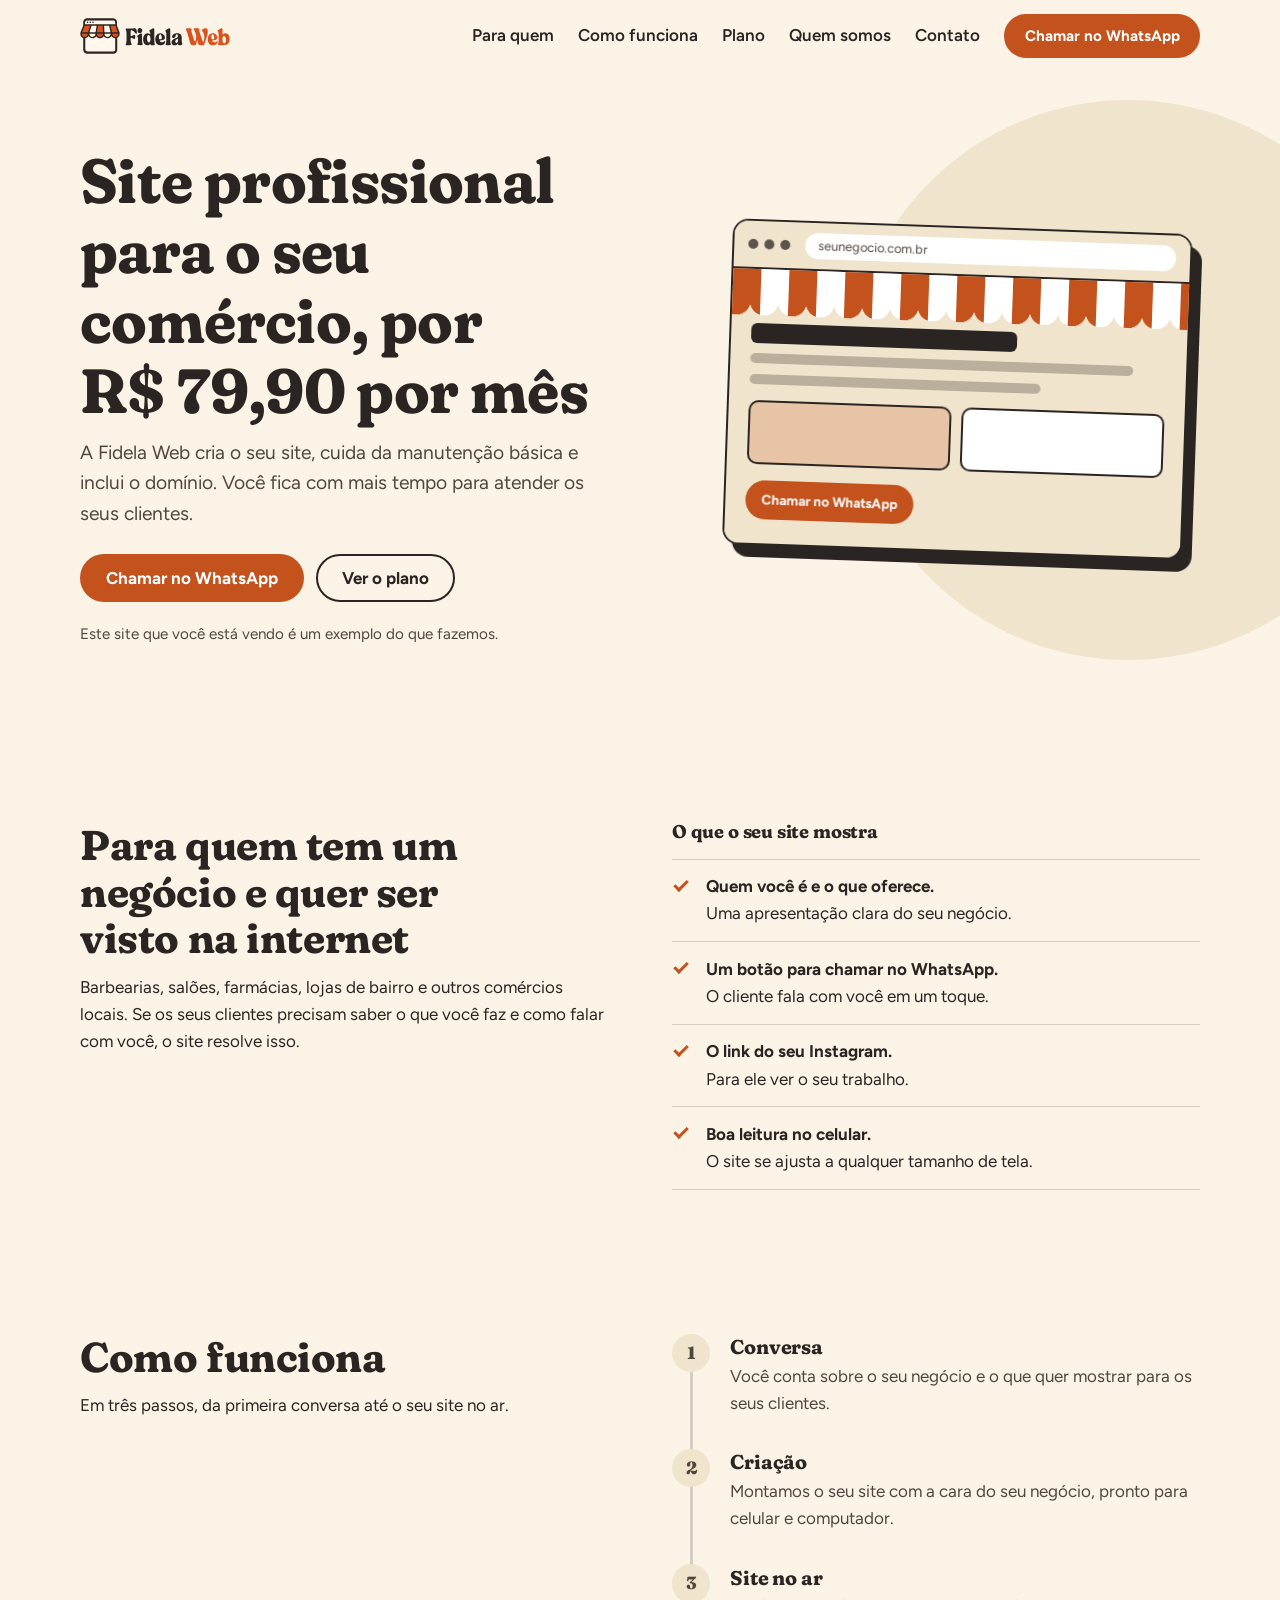
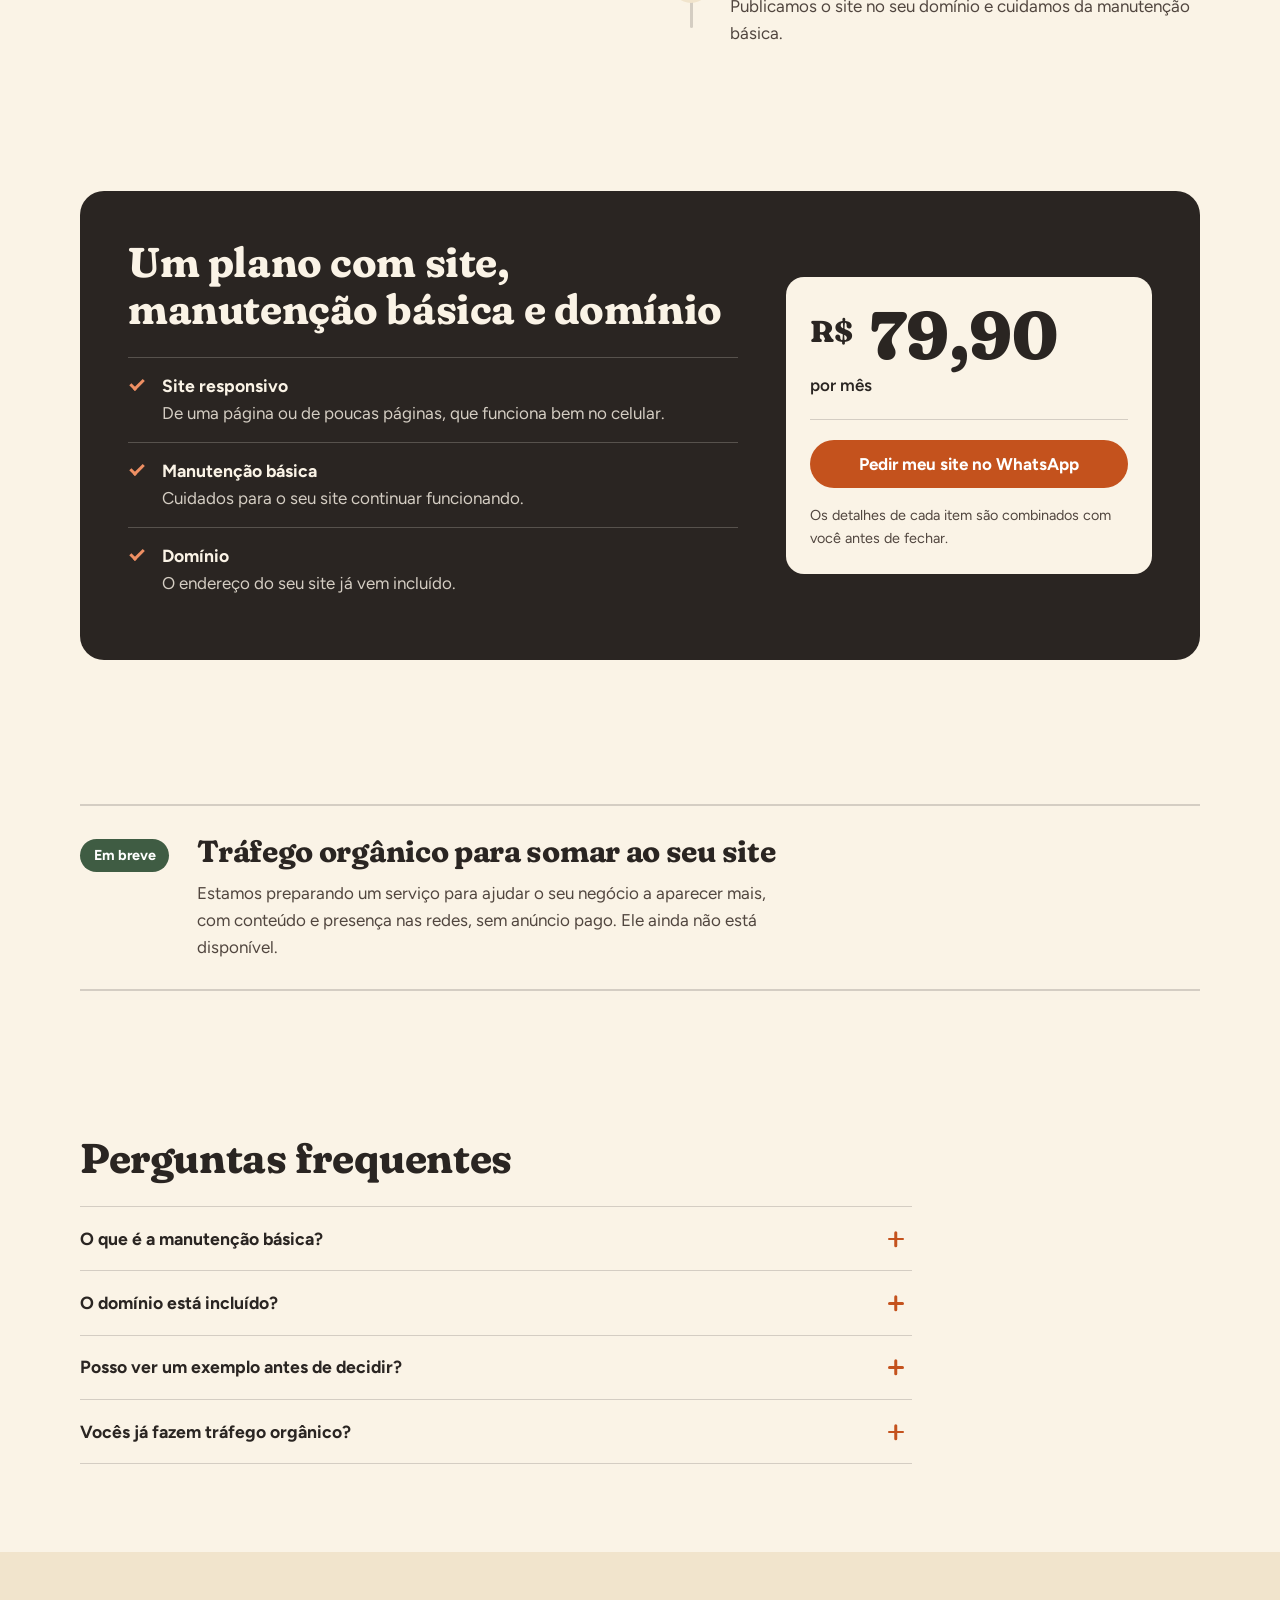
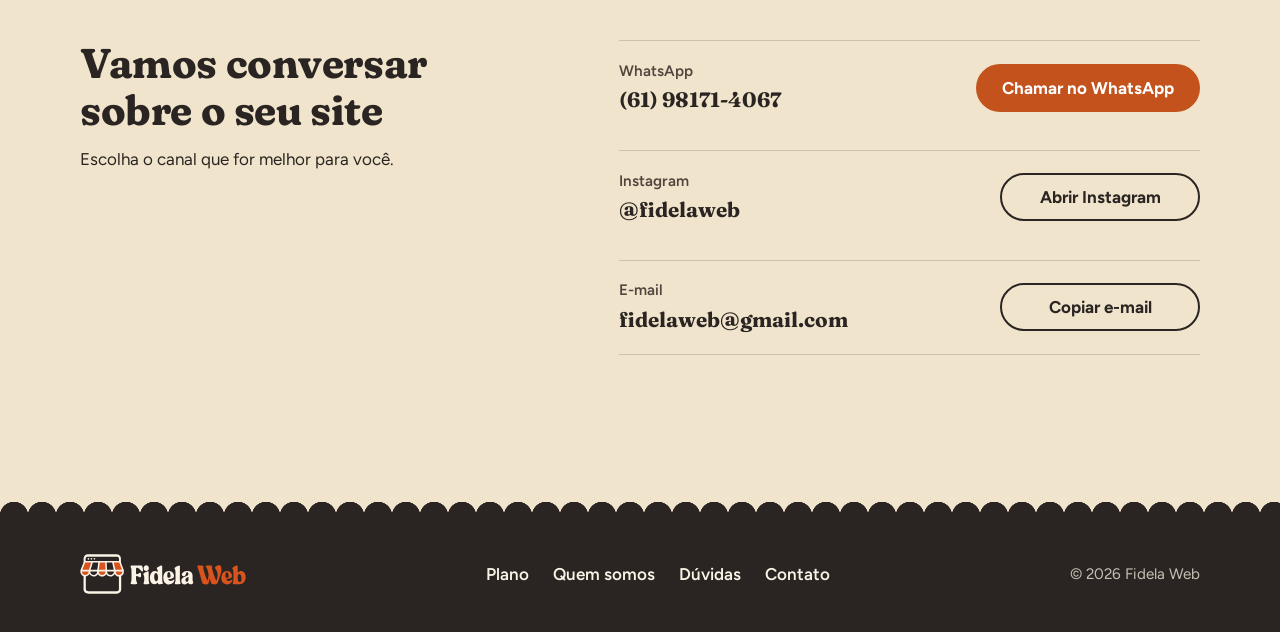
<file: index.html>
<!DOCTYPE html>
<html lang="pt-BR">
<head>
  <meta charset="utf-8">
  <meta name="viewport" content="width=device-width, initial-scale=1">
  <title>Fidela Web | Site profissional para o seu comércio</title>
  <meta name="description" content="A Fidela Web cria o site do seu comércio e cuida da manutenção básica, com domínio incluído, por R$ 79,90 por mês.">
  <meta name="theme-color" content="#FAF3E6">
  <link rel="icon" href="favicon.ico" sizes="48x48">
  <link rel="icon" type="image/png" sizes="32x32" href="assets/favicon-32.png">
  <link rel="icon" type="image/png" sizes="512x512" href="assets/favicon-512.png">
  <link rel="apple-touch-icon" href="assets/apple-touch-icon.png">
  <script>document.documentElement.className += " js";</script>
  <link rel="preconnect" href="https://fonts.googleapis.com">
  <link rel="preconnect" href="https://fonts.gstatic.com" crossorigin>
  <link href="https://fonts.googleapis.com/css2?family=Fraunces:opsz,wght,SOFT@9..144,500..800,100&family=Figtree:wght@400;500;600;700&display=swap" rel="stylesheet">
  <link rel="stylesheet" href="styles.css">
</head>
<body>
  <div class="progress" aria-hidden="true"><span></span></div>
  <a class="skip" href="#conteudo">Ir para o conteúdo</a>

  <header class="header" data-header>
    <div class="wrap header-in">
      <a class="brand" href="#topo" aria-label="Fidela Web, voltar ao início">
        <img class="brand-img" src="assets/fidela-web-logo.svg" alt="Fidela Web">
      </a>

      <button class="menu-toggle" type="button" aria-expanded="false" aria-controls="menu" aria-label="Abrir menu">
        <span class="menu-bars" aria-hidden="true"></span>
      </button>

      <nav class="nav" id="menu" aria-label="Principal">
        <ul>
          <li><a href="#para-quem">Para quem</a></li>
          <li><a href="#como-funciona">Como funciona</a></li>
          <li><a href="#plano">Plano</a></li>
          <li><a href="quem-somos.html">Quem somos</a></li>
          <li><a href="#contato">Contato</a></li>
        </ul>
        <a class="btn btn-primary btn-sm nav-cta" href="#contato" data-wa>Chamar no WhatsApp</a>
      </nav>
    </div>
  </header>

  <main id="conteudo">
    <!-- HERO -->
    <section class="hero" id="topo">
      <div class="hero-blob" aria-hidden="true"></div>
      <div class="wrap hero-in">
        <div class="hero-text">
          <h1>Site profissional para o seu comércio, por R$&nbsp;79,90 por mês</h1>
          <p class="lead">A Fidela Web cria o seu site, cuida da manutenção básica e inclui o domínio. Você fica com mais tempo para atender os seus clientes.</p>
          <div class="cta-row">
            <a class="btn btn-primary" href="#contato" data-wa>Chamar no WhatsApp</a>
            <a class="btn btn-ghost" href="#plano">Ver o plano</a>
          </div>
          <p class="hero-note">Este site que você está vendo é um exemplo do que fazemos.</p>
        </div>

        <div class="hero-visual" aria-hidden="true">
          <div class="mock">
            <div class="mock-bar">
              <i></i><i></i><i></i>
              <span class="mock-url">seunegocio.com.br</span>
            </div>
            <div class="awning-wrap"><div class="awning"></div></div>
            <div class="mock-body">
              <div class="mock-title"></div>
              <div class="mock-line l1"></div>
              <div class="mock-line l2"></div>
              <div class="mock-tiles"><span></span><span></span></div>
              <div class="mock-btn">Chamar no WhatsApp</div>
            </div>
          </div>
        </div>
      </div>
    </section>

    <!-- PARA QUEM -->
    <section class="section" id="para-quem">
      <div class="wrap split split-sticky">
        <div>
          <h2 class="reveal">Para quem tem um negócio e quer ser visto na internet</h2>
          <p class="measure reveal">Barbearias, salões, farmácias, lojas de bairro e outros comércios locais. Se os seus clientes precisam saber o que você faz e como falar com você, o site resolve isso.</p>
        </div>
        <div>
          <h3 class="list-title reveal">O que o seu site mostra</h3>
          <ul class="ticks reveal-stagger">
            <li><strong>Quem você é e o que oferece.</strong> Uma apresentação clara do seu negócio.</li>
            <li><strong>Um botão para chamar no WhatsApp.</strong> O cliente fala com você em um toque.</li>
            <li><strong>O link do seu Instagram.</strong> Para ele ver o seu trabalho.</li>
            <li><strong>Boa leitura no celular.</strong> O site se ajusta a qualquer tamanho de tela.</li>
          </ul>
        </div>
      </div>
    </section>

    <!-- COMO FUNCIONA -->
    <section class="section section-tight" id="como-funciona">
      <div class="wrap split split-sticky">
        <div class="reveal">
          <h2>Como funciona</h2>
          <p class="measure">Em três passos, da primeira conversa até o seu site no ar.</p>
        </div>
        <ol class="steps reveal-stagger">
          <li>
            <span class="num" aria-hidden="true">1</span>
            <div>
              <h3>Conversa</h3>
              <p>Você conta sobre o seu negócio e o que quer mostrar para os seus clientes.</p>
            </div>
          </li>
          <li>
            <span class="num" aria-hidden="true">2</span>
            <div>
              <h3>Criação</h3>
              <p>Montamos o seu site com a cara do seu negócio, pronto para celular e computador.</p>
            </div>
          </li>
          <li>
            <span class="num" aria-hidden="true">3</span>
            <div>
              <h3>Site no ar</h3>
              <p>Publicamos o site no seu domínio e cuidamos da manutenção básica.</p>
            </div>
          </li>
        </ol>
      </div>
    </section>

    <!-- PLANO -->
    <section class="section" id="plano">
      <div class="wrap">
        <div class="plan">
          <div class="plan-info reveal">
            <h2>Um plano com site, manutenção básica e domínio</h2>
            <ul class="includes">
              <li><strong>Site responsivo</strong><span>De uma página ou de poucas páginas, que funciona bem no celular.</span></li>
              <li><strong>Manutenção básica</strong><span>Cuidados para o seu site continuar funcionando.</span></li>
              <li><strong>Domínio</strong><span>O endereço do seu site já vem incluído.</span></li>
            </ul>
          </div>
          <div class="plan-price reveal reveal-late">
            <p class="price"><span class="price-cur">R$</span> 79,90</p>
            <p class="price-per">por mês</p>
            <a class="btn btn-primary btn-block" href="#contato" data-wa>Pedir meu site no WhatsApp</a>
            <p class="price-note">Os detalhes de cada item são combinados com você antes de fechar.</p>
          </div>
        </div>
      </div>
    </section>

    <!-- TRÁFEGO ORGÂNICO -->
    <section class="section section-tight" id="trafego">
      <div class="wrap">
        <div class="soon reveal">
          <span class="badge">Em breve</span>
          <div>
            <h2 class="h3-size">Tráfego orgânico para somar ao seu site</h2>
            <p class="measure">Estamos preparando um serviço para ajudar o seu negócio a aparecer mais, com conteúdo e presença nas redes, sem anúncio pago. Ele ainda não está disponível.</p>
          </div>
        </div>
      </div>
    </section>

    <!-- FAQ -->
    <section class="section" id="duvidas">
      <div class="wrap faq-wrap">
        <h2 class="reveal">Perguntas frequentes</h2>
        <div class="faq reveal-stagger">
          <details>
            <summary>O que é a manutenção básica?</summary>
            <p>São os cuidados para manter o seu site funcionando. Os limites de cada item são combinados com você antes de fechar.</p>
          </details>
          <details>
            <summary>O domínio está incluído?</summary>
            <p>Sim. O plano inclui o domínio do seu site.</p>
          </details>
          <details>
            <summary>Posso ver um exemplo antes de decidir?</summary>
            <p>Pode. Este próprio site é um exemplo do que fazemos. Se quiser conversar sobre o seu, chame no WhatsApp.</p>
          </details>
          <details>
            <summary>Vocês já fazem tráfego orgânico?</summary>
            <p>Ainda não. O serviço está em preparação e vai aparecer aqui quando estiver disponível.</p>
          </details>
        </div>
      </div>
    </section>

    <!-- CONTATO -->
    <section class="section section-contact" id="contato">
      <div class="wrap contact">
        <div class="reveal">
          <h2>Vamos conversar sobre o seu site</h2>
          <p class="measure">Escolha o canal que for melhor para você.</p>
        </div>
        <ul class="channels reveal-stagger">
          <li>
            <div class="channel-info">
              <span class="channel-name">WhatsApp</span>
              <span class="channel-value" data-phone-text>(61) 98171-4067</span>
            </div>
            <a class="btn btn-primary" href="https://wa.me/5561981714067" data-wa target="_blank" rel="noopener noreferrer">Chamar no WhatsApp</a>
          </li>
          <li>
            <div class="channel-info">
              <span class="channel-name">Instagram</span>
              <span class="channel-value" data-ig-text>@fidelaweb</span>
            </div>
            <a class="btn btn-ghost" href="https://www.instagram.com/fidelaweb/" data-ig target="_blank" rel="noopener noreferrer">Abrir Instagram</a>
          </li>
          <li>
            <div class="channel-info">
              <span class="channel-name">E-mail</span>
              <span class="channel-value channel-email" data-email-text>fidelaweb@gmail.com</span>
            </div>
            <button class="btn btn-ghost" type="button" data-copy-email>Copiar e-mail</button>
          </li>
        </ul>
        <p class="copy-status" role="status" aria-live="polite" data-copy-status></p>
      </div>
    </section>
  </main>

  <footer class="footer">
    <div class="wrap footer-in">
      <p class="footer-brand"><img class="brand-img" src="assets/fidela-web-logo-fundo-escuro.svg" alt="Fidela Web"></p>
      <ul class="footer-links">
        <li><a href="#plano">Plano</a></li>
        <li><a href="quem-somos.html">Quem somos</a></li>
        <li><a href="#duvidas">Dúvidas</a></li>
        <li><a href="#contato">Contato</a></li>
      </ul>
      <p class="footer-copy">&copy; <span data-year>2026</span> Fidela Web</p>
    </div>
  </footer>

  <script src="config.js"></script>
  <script src="script.js" defer></script>
</body>
</html>
</file>
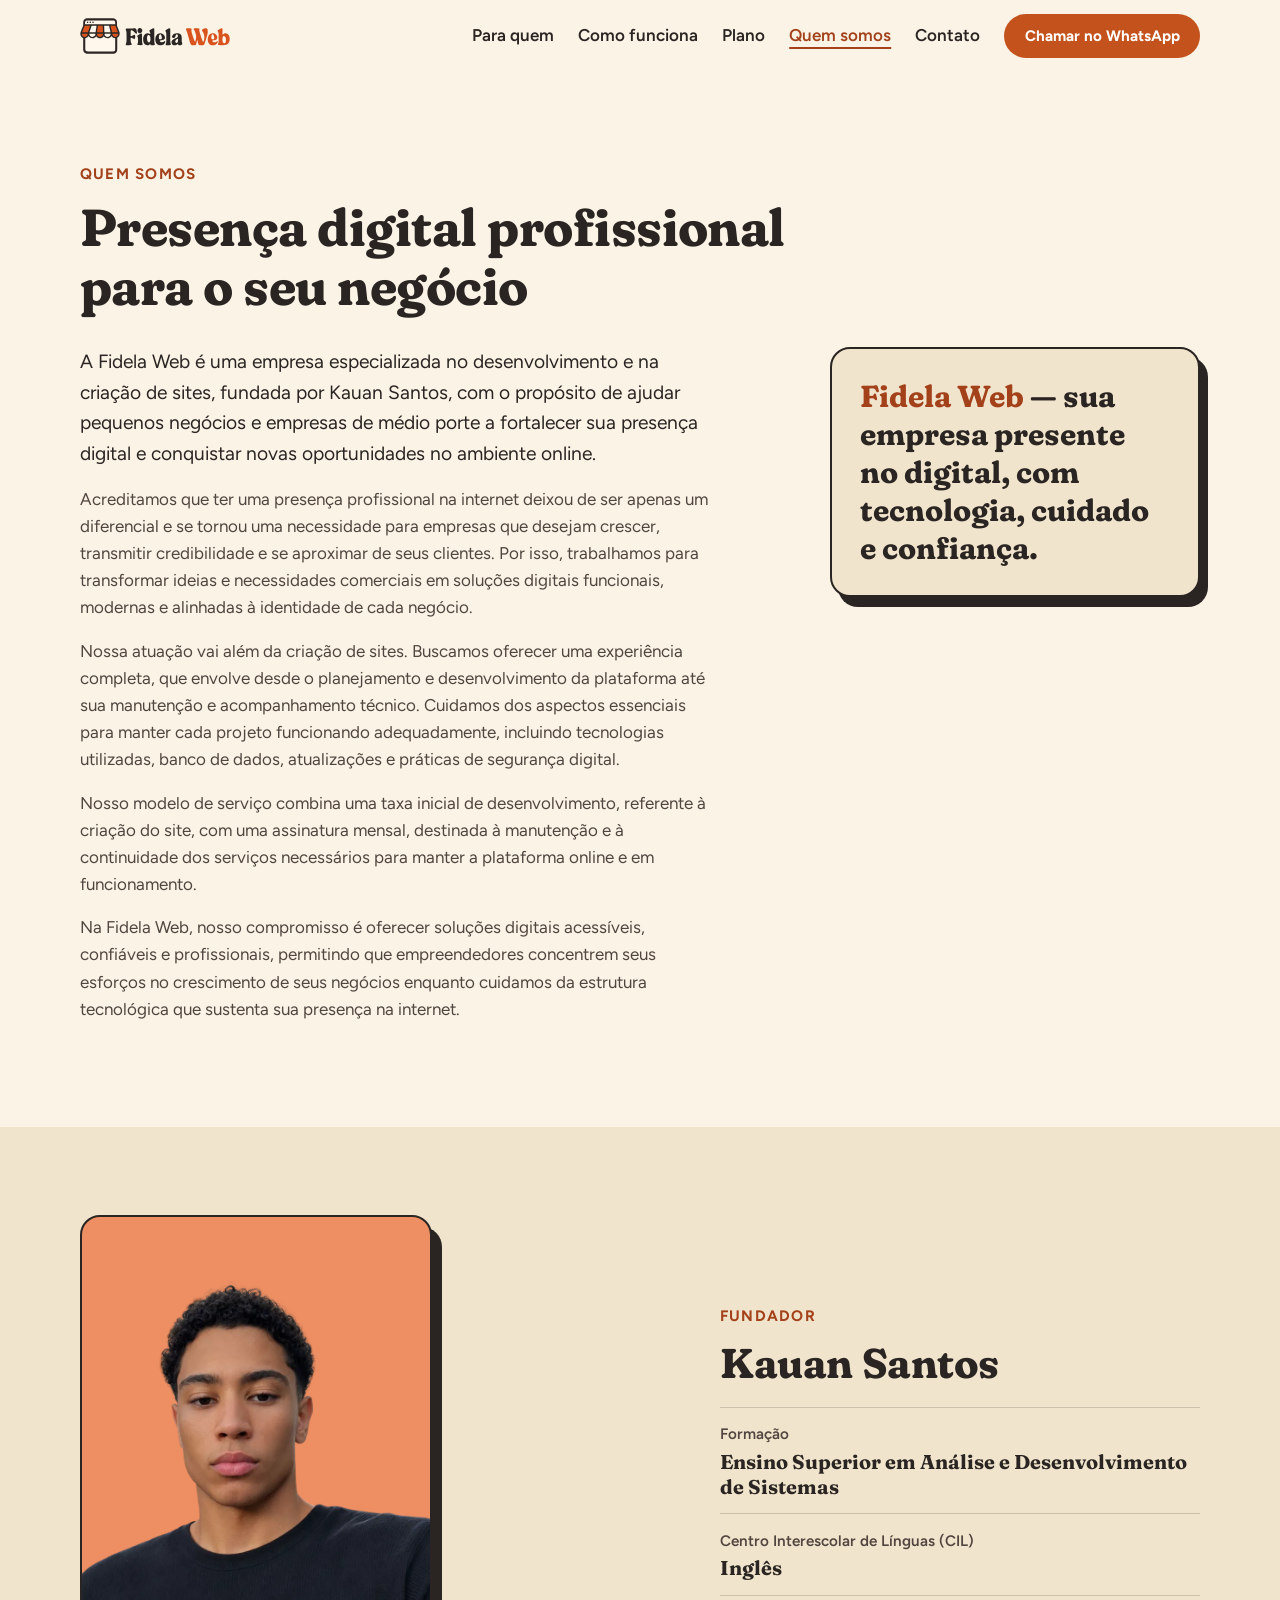
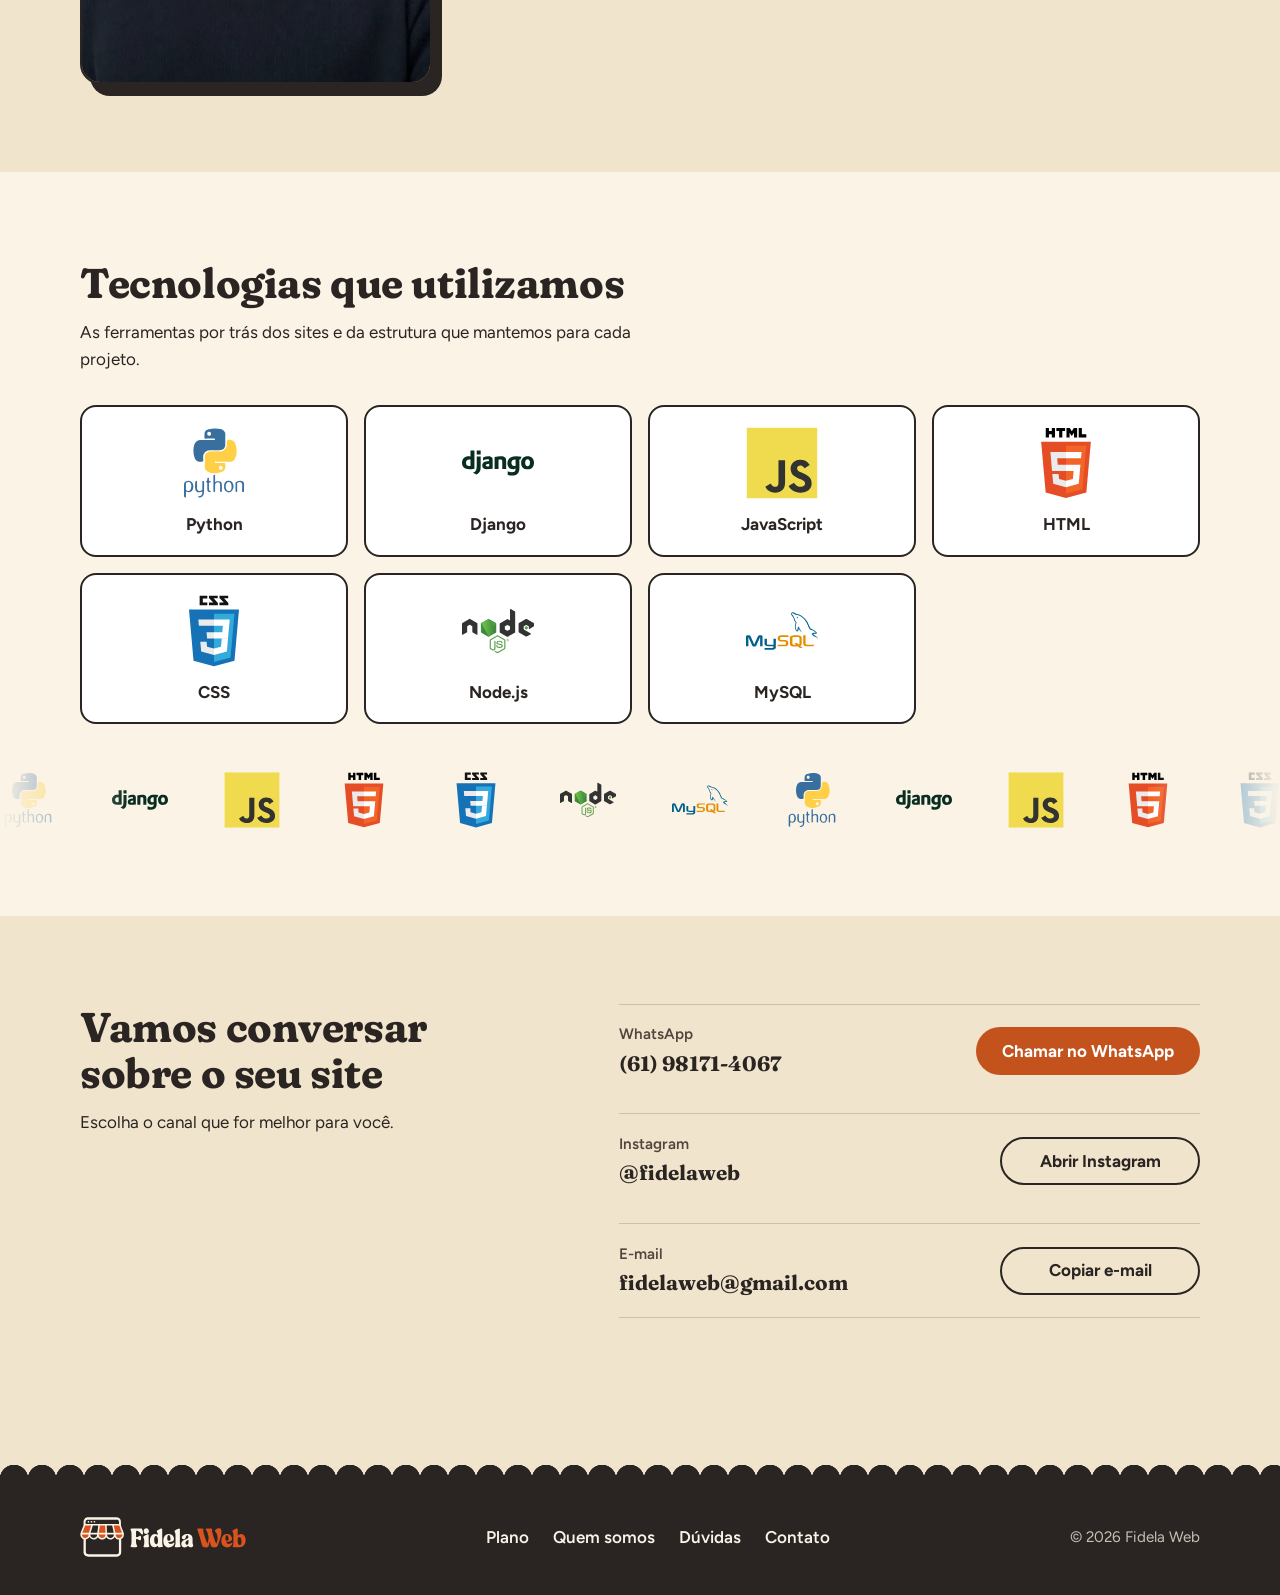
<file: quem-somos.html>
<!DOCTYPE html>
<html lang="pt-BR">
<head>
  <meta charset="utf-8">
  <meta name="viewport" content="width=device-width, initial-scale=1">
  <title>Quem somos | Fidela Web</title>
  <meta name="description" content="Conheça a Fidela Web, empresa de criação de sites fundada por Kauan Santos, e as tecnologias que utilizamos.">
  <meta name="theme-color" content="#FAF3E6">
  <link rel="icon" href="favicon.ico" sizes="48x48">
  <link rel="icon" type="image/png" sizes="32x32" href="assets/favicon-32.png">
  <link rel="icon" type="image/png" sizes="512x512" href="assets/favicon-512.png">
  <link rel="apple-touch-icon" href="assets/apple-touch-icon.png">
  <script>document.documentElement.className += " js";</script>
  <link rel="preconnect" href="https://fonts.googleapis.com">
  <link rel="preconnect" href="https://fonts.gstatic.com" crossorigin>
  <link href="https://fonts.googleapis.com/css2?family=Fraunces:opsz,wght,SOFT@9..144,500..800,100&family=Figtree:wght@400;500;600;700&display=swap" rel="stylesheet">
  <link rel="stylesheet" href="styles.css">
</head>
<body>
  <div class="progress" aria-hidden="true"><span></span></div>
  <a class="skip" href="#conteudo">Ir para o conteúdo</a>

  <header class="header" data-header>
    <div class="wrap header-in">
      <a class="brand" href="index.html" aria-label="Fidela Web, voltar ao início">
        <img class="brand-img" src="assets/fidela-web-logo.svg" alt="Fidela Web">
      </a>

      <button class="menu-toggle" type="button" aria-expanded="false" aria-controls="menu" aria-label="Abrir menu">
        <span class="menu-bars" aria-hidden="true"></span>
      </button>

      <nav class="nav" id="menu" aria-label="Principal">
        <ul>
          <li><a href="index.html#para-quem">Para quem</a></li>
          <li><a href="index.html#como-funciona">Como funciona</a></li>
          <li><a href="index.html#plano">Plano</a></li>
          <li><a href="quem-somos.html" aria-current="page">Quem somos</a></li>
          <li><a href="index.html#contato">Contato</a></li>
        </ul>
        <a class="btn btn-primary btn-sm nav-cta" href="index.html#contato" data-wa>Chamar no WhatsApp</a>
      </nav>
    </div>
  </header>

  <main id="conteudo">
    <!-- QUEM SOMOS -->
    <section class="section about" id="quem-somos">
      <div class="wrap">
        <p class="eyebrow">Quem somos</p>
        <h1 class="about-title">Presença digital profissional para o seu negócio</h1>
        <div class="about-grid">
          <div class="about-text">
            <p class="about-lead">A Fidela Web é uma empresa especializada no desenvolvimento e na criação de sites, fundada por Kauan Santos, com o propósito de ajudar pequenos negócios e empresas de médio porte a fortalecer sua presença digital e conquistar novas oportunidades no ambiente online.</p>
            <p>Acreditamos que ter uma presença profissional na internet deixou de ser apenas um diferencial e se tornou uma necessidade para empresas que desejam crescer, transmitir credibilidade e se aproximar de seus clientes. Por isso, trabalhamos para transformar ideias e necessidades comerciais em soluções digitais funcionais, modernas e alinhadas à identidade de cada negócio.</p>
            <p>Nossa atuação vai além da criação de sites. Buscamos oferecer uma experiência completa, que envolve desde o planejamento e desenvolvimento da plataforma até sua manutenção e acompanhamento técnico. Cuidamos dos aspectos essenciais para manter cada projeto funcionando adequadamente, incluindo tecnologias utilizadas, banco de dados, atualizações e práticas de segurança digital.</p>
            <p>Nosso modelo de serviço combina uma taxa inicial de desenvolvimento, referente à criação do site, com uma assinatura mensal, destinada à manutenção e à continuidade dos serviços necessários para manter a plataforma online e em funcionamento.</p>
            <p>Na Fidela Web, nosso compromisso é oferecer soluções digitais acessíveis, confiáveis e profissionais, permitindo que empreendedores concentrem seus esforços no crescimento de seus negócios enquanto cuidamos da estrutura tecnológica que sustenta sua presença na internet.</p>
          </div>
          <aside class="slogan reveal" aria-label="Lema da Fidela Web">
            <p><strong>Fidela Web</strong> — sua empresa presente no digital, com tecnologia, cuidado e confiança.</p>
          </aside>
        </div>
      </div>
    </section>

    <!-- FUNDADOR -->
    <section class="section section-areia" id="fundador">
      <div class="wrap founder">
        <figure class="founder-photo reveal">
          <img src="assets/fotopessoal.webp" alt="Kauan Santos, fundador da Fidela Web" width="810" height="1080" loading="lazy">
        </figure>
        <div class="founder-info reveal reveal-late">
          <p class="eyebrow">Fundador</p>
          <h2>Kauan Santos</h2>
          <dl class="facts">
            <div>
              <dt>Formação</dt>
              <dd>Ensino Superior em Análise e Desenvolvimento de Sistemas</dd>
            </div>
            <div>
              <dt>Centro Interescolar de Línguas (CIL)</dt>
              <dd>Inglês</dd>
            </div>
          </dl>
        </div>
      </div>
    </section>

    <!-- TECNOLOGIAS -->
    <section class="section" id="tecnologias">
      <div class="wrap">
        <div class="reveal">
          <h2>Tecnologias que utilizamos</h2>
          <p class="measure">As ferramentas por trás dos sites e da estrutura que mantemos para cada projeto.</p>
        </div>

        <ul class="tech reveal-stagger">
          <li><img src="assets/python.svg" alt="Python" width="128" height="128" loading="lazy"><span>Python</span></li>
          <li><img src="assets/django.svg" alt="Django" width="128" height="128" loading="lazy"><span>Django</span></li>
          <li><img src="assets/javascript.svg" alt="JavaScript" width="128" height="128" loading="lazy"><span>JavaScript</span></li>
          <li><img src="assets/html5.svg" alt="HTML" width="128" height="128" loading="lazy"><span>HTML</span></li>
          <li><img src="assets/css3.svg" alt="CSS" width="128" height="128" loading="lazy"><span>CSS</span></li>
          <li><img src="assets/nodejs-original-wordmark.svg" alt="Node.js" width="128" height="128" loading="lazy"><span>Node.js</span></li>
          <li><img src="assets/mysql.svg" alt="MySQL" width="128" height="128" loading="lazy"><span>MySQL</span></li>
        </ul>
      </div>

      <!-- Faixa decorativa em movimento (escondida com movimento reduzido) -->
      <div class="marquee" aria-hidden="true">
        <div class="marquee-track">
          <ul>
            <li><img src="assets/python.svg" alt="" loading="lazy"></li>
            <li><img src="assets/django.svg" alt="" loading="lazy"></li>
            <li><img src="assets/javascript.svg" alt="" loading="lazy"></li>
            <li><img src="assets/html5.svg" alt="" loading="lazy"></li>
            <li><img src="assets/css3.svg" alt="" loading="lazy"></li>
            <li><img src="assets/nodejs-original-wordmark.svg" alt="" loading="lazy"></li>
            <li><img src="assets/mysql.svg" alt="" loading="lazy"></li>
          </ul>
          <ul>
            <li><img src="assets/python.svg" alt="" loading="lazy"></li>
            <li><img src="assets/django.svg" alt="" loading="lazy"></li>
            <li><img src="assets/javascript.svg" alt="" loading="lazy"></li>
            <li><img src="assets/html5.svg" alt="" loading="lazy"></li>
            <li><img src="assets/css3.svg" alt="" loading="lazy"></li>
            <li><img src="assets/nodejs-original-wordmark.svg" alt="" loading="lazy"></li>
            <li><img src="assets/mysql.svg" alt="" loading="lazy"></li>
          </ul>
        </div>
      </div>
    </section>

    <!-- CONTATO -->
    <section class="section section-contact" id="contato">
      <div class="wrap contact">
        <div class="reveal">
          <h2>Vamos conversar sobre o seu site</h2>
          <p class="measure">Escolha o canal que for melhor para você.</p>
        </div>
        <ul class="channels reveal-stagger">
          <li>
            <div class="channel-info">
              <span class="channel-name">WhatsApp</span>
              <span class="channel-value" data-phone-text>(61) 98171-4067</span>
            </div>
            <a class="btn btn-primary" href="https://wa.me/5561981714067" data-wa target="_blank" rel="noopener noreferrer">Chamar no WhatsApp</a>
          </li>
          <li>
            <div class="channel-info">
              <span class="channel-name">Instagram</span>
              <span class="channel-value" data-ig-text>@fidelaweb</span>
            </div>
            <a class="btn btn-ghost" href="https://www.instagram.com/fidelaweb/" data-ig target="_blank" rel="noopener noreferrer">Abrir Instagram</a>
          </li>
          <li>
            <div class="channel-info">
              <span class="channel-name">E-mail</span>
              <span class="channel-value channel-email" data-email-text>fidelaweb@gmail.com</span>
            </div>
            <button class="btn btn-ghost" type="button" data-copy-email>Copiar e-mail</button>
          </li>
        </ul>
        <p class="copy-status" role="status" aria-live="polite" data-copy-status></p>
      </div>
    </section>
  </main>

  <footer class="footer">
    <div class="wrap footer-in">
      <p class="footer-brand"><img class="brand-img" src="assets/fidela-web-logo-fundo-escuro.svg" alt="Fidela Web"></p>
      <ul class="footer-links">
        <li><a href="index.html#plano">Plano</a></li>
        <li><a href="quem-somos.html">Quem somos</a></li>
        <li><a href="index.html#duvidas">Dúvidas</a></li>
        <li><a href="index.html#contato">Contato</a></li>
      </ul>
      <p class="footer-copy">&copy; <span data-year>2026</span> Fidela Web</p>
    </div>
  </footer>

  <script src="config.js"></script>
  <script src="script.js" defer></script>
</body>
</html>
</file>
<file: styles.css>
/* ==========================================================
   Fidela Web | estilos
   Paleta: creme, areia, carvão, terracota, musgo
   ========================================================== */

:root {
  --creme: #FAF3E6;
  --areia: #F1E4CC;
  --carvao: #2A2522;
  --carvao-suave: #51463F;
  --terra: #C4521D;
  --terra-escura: #A3411A;
  --terra-clara: #EE8F63;
  --musgo: #3F5C43;
  --linha: rgba(42, 37, 34, .18);

  --serif: "Fraunces", Georgia, "Times New Roman", serif;
  --sans: "Figtree", system-ui, -apple-system, "Segoe UI", Roboto, Arial, sans-serif;

  --wrap: 1120px;
  --gutter: clamp(1.25rem, 4vw, 2rem);
}

*, *::before, *::after { box-sizing: border-box; }

[hidden] { display: none !important; }

html {
  -webkit-text-size-adjust: 100%;
  scroll-padding-top: 5.5rem;
}

@media (prefers-reduced-motion: no-preference) {
  html { scroll-behavior: smooth; }
}

body {
  margin: 0;
  font-family: var(--sans);
  font-size: 1.0625rem;
  line-height: 1.6;
  color: var(--carvao);
  background: var(--creme);
  overflow-x: clip;
}

img, svg { display: block; max-width: 100%; }

h1, h2, h3 {
  font-family: var(--serif);
  font-weight: 700;
  font-variation-settings: "SOFT" 100;
  line-height: 1.12;
  letter-spacing: -.01em;
  margin: 0 0 .75rem;
  text-wrap: balance;
}

h1 { font-size: clamp(2.15rem, 1.2rem + 4.6vw, 3.9rem); }
h2 { font-size: clamp(1.7rem, 1.1rem + 2.4vw, 2.6rem); }
h3 { font-size: 1.25rem; }

p { margin: 0 0 1rem; }
ul, ol { margin: 0; padding: 0; list-style: none; }

a { color: inherit; }

:focus-visible {
  outline: 3px solid var(--carvao);
  outline-offset: 3px;
  border-radius: 4px;
}

.wrap {
  width: 100%;
  max-width: calc(var(--wrap) + var(--gutter) * 2);
  margin-inline: auto;
  padding-inline: var(--gutter);
}

.measure { max-width: 36rem; }

.skip {
  position: absolute;
  left: 1rem;
  top: -4rem;
  z-index: 100;
  background: var(--carvao);
  color: var(--creme);
  padding: .6rem 1rem;
  border-radius: 8px;
}
.skip:focus { top: 1rem; }

/* ---------- Botões ---------- */
.btn {
  display: inline-flex;
  align-items: center;
  justify-content: center;
  min-height: 48px;
  padding: .7rem 1.5rem;
  border: 2px solid transparent;
  border-radius: 999px;
  font: inherit;
  font-weight: 700;
  line-height: 1.2;
  text-align: center;
  text-decoration: none;
  cursor: pointer;
  transition: background-color .2s ease, color .2s ease, border-color .2s ease, transform .2s ease;
}
.btn-primary { background: var(--terra); color: #fff; }
.btn-primary:hover { background: var(--terra-escura); }
.btn-ghost { background: transparent; color: var(--carvao); border-color: var(--carvao); }
.btn-ghost:hover { background: var(--carvao); color: var(--creme); }
.btn-sm { min-height: 44px; padding: .5rem 1.15rem; font-size: .95rem; }
.btn-block { width: 100%; }
.btn:active { transform: translateY(1px); }

/* ---------- Cabeçalho ---------- */
.header {
  position: sticky;
  top: 0;
  z-index: 50;
  background: rgba(250, 243, 230, .94);
  -webkit-backdrop-filter: blur(8px);
  backdrop-filter: blur(8px);
  border-bottom: 2px solid transparent;
  transition: border-color .2s ease;
}
.header.is-scrolled { border-bottom-color: var(--linha); }

.header-in {
  display: flex;
  align-items: center;
  justify-content: space-between;
  gap: 1rem;
  min-height: 4.5rem;
  position: relative;
}

.brand {
  display: inline-flex;
  align-items: center;
  min-height: 44px;
  text-decoration: none;
}
.brand-img { height: 36px; width: auto; max-width: min(190px, 58vw); }
.footer .brand-img { height: 40px; }

.brand-name {
  font-family: var(--serif);
  font-weight: 800;
  font-variation-settings: "SOFT" 100;
  font-size: 1.5rem;
  line-height: 1;
  letter-spacing: -.01em;
  color: var(--carvao);
}
.brand-name .web { color: var(--terra); }

.menu-toggle {
  display: none;
  width: 48px;
  height: 48px;
  padding: 0;
  border: 2px solid var(--carvao);
  border-radius: 12px;
  background: transparent;
  cursor: pointer;
  align-items: center;
  justify-content: center;
}
.menu-bars,
.menu-bars::before,
.menu-bars::after {
  display: block;
  width: 22px;
  height: 2.5px;
  background: var(--carvao);
  border-radius: 2px;
  transition: transform .2s ease, opacity .2s ease;
}
.menu-bars { position: relative; }
.menu-bars::before, .menu-bars::after { content: ""; position: absolute; left: 0; }
.menu-bars::before { top: -7px; }
.menu-bars::after { top: 7px; }
.menu-toggle[aria-expanded="true"] .menu-bars { background: transparent; }
.menu-toggle[aria-expanded="true"] .menu-bars::before { transform: translateY(7px) rotate(45deg); }
.menu-toggle[aria-expanded="true"] .menu-bars::after { transform: translateY(-7px) rotate(-45deg); }

.nav { display: flex; align-items: center; gap: 1.5rem; }
.nav ul { display: flex; gap: 1.5rem; }
.nav a:not(.btn) { display: inline-flex; align-items: center; min-height: 44px; text-decoration: none; font-weight: 600; }
.nav a:not(.btn):hover { color: var(--terra-escura); text-decoration: underline; text-underline-offset: 6px; text-decoration-thickness: 2px; }

@media (max-width: 1039px) {
  .js .menu-toggle { display: inline-flex; }
  .js .nav {
    display: none;
    position: absolute;
    top: 100%;
    left: 0;
    right: 0;
    flex-direction: column;
    align-items: stretch;
    gap: 1rem;
    padding: 1rem var(--gutter) 1.5rem;
    background: var(--creme);
    border-bottom: 2px solid var(--linha);
  }
  .js .nav.is-open { display: flex; }
  .js .nav ul { flex-direction: column; gap: 0; }
  .js .nav ul a { display: block; padding: .85rem 0; border-bottom: 1px solid var(--linha); }
  .nav { flex-wrap: wrap; }
  .nav ul { flex-wrap: wrap; }
}

/* ---------- Hero ---------- */
.hero {
  --p: 0;
  position: relative;
  padding-block: clamp(2rem, 6vw, 4.5rem) clamp(3rem, 7vw, 5.5rem);
  overflow: hidden;
}

.hero-blob {
  position: absolute;
  width: min(60vw, 560px);
  aspect-ratio: 1;
  right: -10%;
  top: 4%;
  background: var(--areia);
  border-radius: 50%;
  transform: translateY(calc(var(--p) * 140px)) scale(calc(1 + var(--p) * .25));
}

.hero-in {
  position: relative;
  display: grid;
  gap: clamp(2rem, 5vw, 3.5rem);
  align-items: center;
}

.hero-text h1 { max-width: 14em; }
.lead { font-size: 1.2rem; max-width: 34rem; color: var(--carvao-suave); }

.cta-row { display: flex; flex-wrap: wrap; gap: .75rem; margin-top: 1.5rem; }
.hero-note { margin: 1.25rem 0 0; font-size: .95rem; color: var(--carvao-suave); }

.hero-visual { padding: 0 14px 14px 0; }

.mock {
  background: #fff;
  border: 2px solid var(--carvao);
  border-radius: 16px;
  overflow: hidden;
  box-shadow: 10px 12px 0 var(--carvao);
  max-width: 460px;
  margin-inline: auto;
  transform: translateY(calc(var(--p) * -60px)) rotate(calc(2deg - var(--p) * 5deg));
  transform-origin: 50% 80%;
}

.mock-bar {
  display: flex;
  align-items: center;
  gap: .4rem;
  padding: .65rem .85rem;
  background: var(--areia);
  border-bottom: 2px solid var(--carvao);
}
.mock-bar i { width: 10px; height: 10px; border-radius: 50%; background: var(--carvao); opacity: .75; }
.mock-url {
  margin-left: .5rem;
  flex: 1;
  min-width: 0;
  overflow: hidden;
  text-overflow: ellipsis;
  white-space: nowrap;
  background: #fff;
  border-radius: 999px;
  padding: .15rem .8rem;
  font-size: .8rem;
  color: var(--carvao-suave);
}

.awning-wrap { height: 46px; overflow: hidden; background: var(--areia); }
.awning {
  height: 46px;
  background: repeating-linear-gradient(90deg, var(--terra) 0 28px, #fff 28px 56px);
  -webkit-mask:
    linear-gradient(#000 0 0) top / 100% 32px no-repeat,
    radial-gradient(circle at 14px 0, #000 14px, transparent 14.5px) bottom / 28px 14px repeat-x;
  mask:
    linear-gradient(#000 0 0) top / 100% 32px no-repeat,
    radial-gradient(circle at 14px 0, #000 14px, transparent 14.5px) bottom / 28px 14px repeat-x;
}

@media (prefers-reduced-motion: no-preference) {
  .awning { animation: toldo .9s cubic-bezier(.3, 1.35, .5, 1) .25s both; }
  @keyframes toldo {
    from { transform: translateY(-100%); }
    to { transform: translateY(0); }
  }
}

.mock-body {
  display: grid;
  gap: .65rem;
  padding: .5rem 1.25rem 1.5rem;
  background: var(--areia);
}
.mock-title { height: 20px; width: 64%; border-radius: 6px; background: var(--carvao); }
.mock-line { height: 10px; border-radius: 6px; background: rgba(42, 37, 34, .28); }
.mock-line.l1 { width: 92%; }
.mock-line.l2 { width: 70%; }
.mock-tiles { display: grid; grid-template-columns: 1fr 1fr; gap: .6rem; margin-block: .35rem; }
.mock-tiles span { height: 64px; border-radius: 10px; background: #fff; border: 2px solid var(--carvao); }
.mock-tiles span:first-child { background: rgba(196, 82, 29, .22); }
.mock-btn {
  justify-self: start;
  background: var(--terra);
  color: #fff;
  font-weight: 700;
  font-size: .85rem;
  padding: .55rem 1rem;
  border-radius: 999px;
}

@media (min-width: 900px) {
  .hero-in { grid-template-columns: 1.1fr .9fr; }
}

/* ---------- Seções ---------- */
.section { padding-block: clamp(3.25rem, 7vw, 5.5rem); }
.section-tight { padding-block: clamp(2rem, 5vw, 3.5rem); }

.split { display: grid; gap: 2rem; }
@media (min-width: 860px) {
  .split { grid-template-columns: 1fr 1fr; gap: 4rem; align-items: start; }
}

.list-title { font-size: 1.15rem; margin-bottom: 1rem; }

@media (min-width: 860px) {
  .split-sticky > :first-child { position: sticky; top: 6.5rem; }
}

.ticks li {
  position: relative;
  padding: .85rem 0 .85rem 2.1rem;
  border-top: 1px solid var(--linha);
}
.ticks li:last-child { border-bottom: 1px solid var(--linha); }
.ticks li::before {
  content: "";
  position: absolute;
  left: .15rem;
  top: 1.25rem;
  width: .9rem;
  height: .5rem;
  border-left: 3px solid var(--terra);
  border-bottom: 3px solid var(--terra);
  transform: rotate(-45deg);
}
.ticks strong { display: block; }

/* ---------- Passos ---------- */
.steps {
  --fill: 1;
  position: relative;
  margin-top: 0;
  display: grid;
  gap: 2rem;
}
.steps::before,
.steps::after {
  content: "";
  position: absolute;
  left: 1.2rem;
  top: 1.2rem;
  width: 3px;
  margin-left: -1.5px;
  border-radius: 2px;
}
.steps::before { bottom: 1.2rem; background: var(--linha); }
.steps::after { height: calc((100% - 2.4rem) * var(--fill)); background: var(--terra); }

.steps li { position: relative; display: grid; grid-template-columns: 2.4rem 1fr; gap: 1.25rem; align-items: start; }
.steps h3 { margin: .15rem 0 .25rem; }
.steps p { margin: 0; color: var(--carvao-suave); }

.num {
  position: relative;
  z-index: 1;
  display: grid;
  place-items: center;
  width: 2.4rem;
  height: 2.4rem;
  border-radius: 50%;
  background: var(--terra);
  color: #fff;
  font-family: var(--serif);
  font-weight: 800;
  font-size: 1.1rem;
  transition: background-color .3s ease, color .3s ease;
}
.js .steps li:not(.is-active) .num { background: var(--areia); color: var(--carvao-suave); }

/* ---------- Plano ---------- */
.plan {
  display: grid;
  gap: 2rem;
  padding: clamp(1.5rem, 4vw, 3rem);
  border-radius: 24px;
  background: var(--carvao);
  color: var(--creme);
}
.plan h2 { margin-bottom: 1.5rem; }
.includes li {
  position: relative;
  padding: .9rem 0 .9rem 2.1rem;
  border-top: 1px solid rgba(250, 243, 230, .22);
}
.includes li::before {
  content: "";
  position: absolute;
  left: .15rem;
  top: 1.35rem;
  width: .9rem;
  height: .5rem;
  border-left: 3px solid var(--terra-clara);
  border-bottom: 3px solid var(--terra-clara);
  transform: rotate(-45deg);
}
.includes strong { display: block; font-size: 1.1rem; }
.includes span { display: block; color: rgba(250, 243, 230, .82); }

.plan-price {
  align-self: center;
  padding: 1.5rem;
  border-radius: 18px;
  background: var(--creme);
  color: var(--carvao);
}
.price {
  margin: 0;
  font-family: var(--serif);
  font-weight: 800;
  font-variation-settings: "SOFT" 100;
  font-size: clamp(2.8rem, 2rem + 4vw, 4.2rem);
  line-height: 1;
}
.price-cur { font-size: .45em; margin-right: .1em; vertical-align: .55em; }
.price-per { margin: .25rem 0 1.25rem; padding-bottom: 1.25rem; border-bottom: 1px solid var(--linha); font-weight: 600; }
.price-note { margin: 1rem 0 0; font-size: .9rem; color: var(--carvao-suave); }

@media (min-width: 860px) {
  .plan { grid-template-columns: 1.25fr .75fr; gap: 3rem; }
}

/* ---------- Em breve ---------- */
.soon {
  display: grid;
  gap: 1rem;
  align-items: start;
  padding-block: 1.75rem;
  border-block: 2px solid var(--linha);
}
.soon h2 { font-size: clamp(1.4rem, 1.1rem + 1.2vw, 1.9rem); }
.soon p { margin-bottom: 0; color: var(--carvao-suave); }
.badge {
  justify-self: start;
  background: var(--musgo);
  color: #fff;
  font-weight: 700;
  font-size: .9rem;
  padding: .3rem .85rem;
  border-radius: 999px;
}
@media (min-width: 760px) {
  .soon { grid-template-columns: auto 1fr; gap: 1.75rem; }
  .badge { margin-top: .35rem; }
}

/* ---------- FAQ ---------- */
.faq { max-width: 52rem; margin-top: 1.5rem; border-bottom: 1px solid var(--linha); }
.faq details { border-top: 1px solid var(--linha); }
.faq summary {
  position: relative;
  display: block;
  padding: 1.1rem 2.75rem 1.1rem 0;
  font-weight: 700;
  font-size: 1.1rem;
  cursor: pointer;
  list-style: none;
}
.faq summary::-webkit-details-marker { display: none; }
.faq summary::before,
.faq summary::after {
  content: "";
  position: absolute;
  right: .5rem;
  top: 50%;
  width: 16px;
  height: 2.5px;
  margin-top: -1px;
  background: var(--terra);
  border-radius: 2px;
  transition: transform .2s ease;
}
.faq summary::after { transform: rotate(90deg); }
.faq details[open] summary::after { transform: rotate(0deg); }
.faq details p { margin: 0 0 1.25rem; max-width: 40rem; color: var(--carvao-suave); }

/* ---------- Contato ---------- */
.section-contact { background: var(--areia); }
.contact { display: grid; gap: 2rem; }
.channels { display: grid; gap: 1rem; }
.channels li {
  display: grid;
  gap: .9rem;
  padding: 1.1rem 0;
  border-top: 1px solid var(--linha);
}
.channels li:last-child { border-bottom: 1px solid var(--linha); }
.channel-info { display: grid; min-width: 0; }
.channel-name { font-weight: 600; color: var(--carvao-suave); font-size: .95rem; }
.channel-value { font-family: var(--serif); font-weight: 700; font-size: 1.3rem; overflow-wrap: anywhere; }
.copy-status { min-height: 1.5em; margin: 0; font-weight: 600; color: var(--musgo); }

@media (min-width: 560px) {
  .channels li { grid-template-columns: 1fr auto; align-items: center; }
  .channels .btn { min-width: 12.5rem; }
}
@media (min-width: 900px) {
  .contact { grid-template-columns: .9fr 1.1fr; gap: 4rem; align-items: start; }
  .copy-status { grid-column: 2; margin-top: -1rem; }
}

/* ---------- Rodapé ---------- */
.footer {
  position: relative;
  background: var(--carvao);
  color: var(--creme);
  padding-block: 2.25rem;
}
.footer::before {
  content: "";
  position: absolute;
  left: 0;
  right: 0;
  top: -14px;
  height: 14px;
  background: radial-gradient(circle at 14px 14px, var(--carvao) 14px, transparent 14.5px) 0 0 / 28px 14px repeat-x;
}
.footer-in { display: grid; gap: 1.25rem; align-items: center; }
.footer .brand-name { color: var(--creme); }
.footer .brand-name .web { color: var(--terra-clara); }
.footer-brand { margin: 0; }
.footer-links { display: flex; flex-wrap: wrap; gap: .25rem 1.5rem; }
.footer-links a { display: inline-flex; align-items: center; min-height: 44px; font-weight: 600; text-decoration: none; }
.footer-links a:hover { text-decoration: underline; text-underline-offset: 6px; text-decoration-thickness: 2px; }
.footer :focus-visible { outline-color: var(--creme); }
.footer-copy { margin: 0; font-size: .95rem; color: rgba(250, 243, 230, .75); }
@media (min-width: 860px) {
  .footer-in { grid-template-columns: auto 1fr auto; gap: 2.5rem; }
  .footer-links { justify-content: center; }
}


/* ---------- Quem somos ---------- */
.nav a[aria-current="page"] { color: var(--terra-escura); text-decoration: underline; text-underline-offset: 6px; text-decoration-thickness: 2px; }

.eyebrow {
  margin: 0 0 .75rem;
  font-weight: 700;
  font-size: .95rem;
  letter-spacing: .08em;
  text-transform: uppercase;
  color: var(--terra-escura);
}
.section-areia { background: var(--areia); }

.about-title { max-width: 16em; margin-bottom: 2rem; font-size: clamp(2rem, 1.2rem + 3.6vw, 3.25rem); }
.about-grid { display: grid; gap: 2.5rem; }
.about-text { max-width: 40rem; }
.about-text p { color: var(--carvao-suave); }
.about-text .about-lead { font-size: 1.2rem; color: var(--carvao); }

.slogan {
  align-self: start;
  padding: 1.75rem;
  border: 2px solid var(--carvao);
  border-radius: 20px;
  background: var(--areia);
  box-shadow: 8px 10px 0 var(--carvao);
}
.slogan p {
  margin: 0;
  font-family: var(--serif);
  font-weight: 700;
  font-variation-settings: "SOFT" 100;
  font-size: clamp(1.4rem, 1.1rem + 1.4vw, 1.9rem);
  line-height: 1.25;
  text-wrap: balance;
}
.slogan strong { color: var(--terra-escura); }

@media (min-width: 900px) {
  .about-grid { grid-template-columns: 1.3fr .7fr; gap: 4rem; }
  .slogan { position: sticky; top: 6.5rem; }
}

.founder { display: grid; gap: 2rem; align-items: center; }
.founder-photo {
  margin: 0;
  width: min(100%, 22rem);
  aspect-ratio: 3 / 4;
  border: 2px solid var(--carvao);
  border-radius: 20px;
  overflow: hidden;
  background: var(--terra-clara);
  box-shadow: 10px 12px 0 var(--carvao);
}
.founder-photo img { width: 100%; height: 100%; object-fit: cover; object-position: bottom; }
.facts { margin: 1.25rem 0 0; }
.facts > div { padding: .9rem 0; border-top: 1px solid var(--linha); }
.facts > div:last-child { border-bottom: 1px solid var(--linha); }
.facts dt { font-size: .95rem; font-weight: 600; color: var(--carvao-suave); }
.facts dd { margin: .15rem 0 0; font-family: var(--serif); font-weight: 700; font-size: 1.25rem; line-height: 1.25; }
@media (min-width: 760px) {
  .founder { grid-template-columns: auto minmax(0, 30rem); gap: 4rem; justify-content: start; }
}

.tech {
  display: grid;
  grid-template-columns: repeat(2, 1fr);
  gap: 1rem;
  margin-top: 2rem;
}
.tech li {
  display: grid;
  justify-items: center;
  gap: .75rem;
  padding: 1.25rem 1rem 1rem;
  border: 2px solid var(--carvao);
  border-radius: 16px;
  background: #fff;
  font-weight: 700;
}
.tech img { width: 72px; height: 72px; object-fit: contain; }
@media (min-width: 560px) { .tech { grid-template-columns: repeat(3, 1fr); } }
@media (min-width: 900px) { .tech { grid-template-columns: repeat(4, 1fr); } }

/* Faixa de logos: só aparece com movimento permitido */
.marquee { display: none; }
@media (prefers-reduced-motion: no-preference) {
  .marquee {
    display: block;
    margin-top: 3rem;
    overflow: hidden;
    -webkit-mask: linear-gradient(90deg, transparent, #000 10%, #000 90%, transparent);
    mask: linear-gradient(90deg, transparent, #000 10%, #000 90%, transparent);
  }
  .marquee-track { display: flex; width: max-content; animation: faixa 32s linear infinite; }
  .marquee:hover .marquee-track { animation-play-state: paused; }
  .marquee ul { display: flex; flex-shrink: 0; align-items: center; gap: 3.5rem; padding-right: 3.5rem; }
  .marquee img { height: 56px; width: 56px; object-fit: contain; }
  @keyframes faixa {
    from { transform: translateX(0); }
    to { transform: translateX(-50%); }
  }
}

/* ---------- Efeitos de rolagem ---------- */
.progress {
  position: fixed;
  left: 0;
  right: 0;
  top: 0;
  height: 5px;
  z-index: 60;
  pointer-events: none;
}
.progress span {
  display: block;
  height: 100%;
  background: var(--terra);
  transform-origin: 0 50%;
  transform: scaleX(var(--scroll, 0));
}

/* Entrada dos blocos ao rolar (só ativa quando o script confirma que funciona) */
.reveal-on .reveal,
.reveal-on .reveal-stagger > * {
  opacity: 0;
  transform: translateY(44px);
  transition: opacity .8s ease, transform .9s cubic-bezier(.2, .7, .2, 1);
}
.reveal-on .reveal.is-in,
.reveal-on .reveal-stagger > .is-in {
  opacity: 1;
  transform: none;
}
.reveal-on .reveal-late { transition-delay: .15s; }
.reveal-on .reveal-stagger > :nth-child(2) { transition-delay: .1s; }
.reveal-on .reveal-stagger > :nth-child(3) { transition-delay: .2s; }
.reveal-on .reveal-stagger > :nth-child(4) { transition-delay: .3s; }
.reveal-on .reveal-stagger > :nth-child(5) { transition-delay: .4s; }
.reveal-on .reveal-stagger > :nth-child(6) { transition-delay: .5s; }
.reveal-on .reveal-stagger > :nth-child(7) { transition-delay: .6s; }

/* Entrada do texto do topo ao carregar a página */
@media (prefers-reduced-motion: no-preference) {
  .hero-text > * { animation: subir .9s cubic-bezier(.2, .7, .2, 1) both; }
  .hero-text > :nth-child(2) { animation-delay: .12s; }
  .hero-text > :nth-child(3) { animation-delay: .24s; }
  .hero-text > :nth-child(4) { animation-delay: .36s; }
  @keyframes subir {
    from { opacity: 0; transform: translateY(28px); }
    to { opacity: 1; transform: none; }
  }
}

/* ---------- Movimento reduzido ---------- */
@media (prefers-reduced-motion: reduce) {
  *, *::before, *::after {
    animation: none !important;
    transition: none !important;
  }
  .mock { transform: none; }
  .hero-blob { transform: none; }
}
</file>
